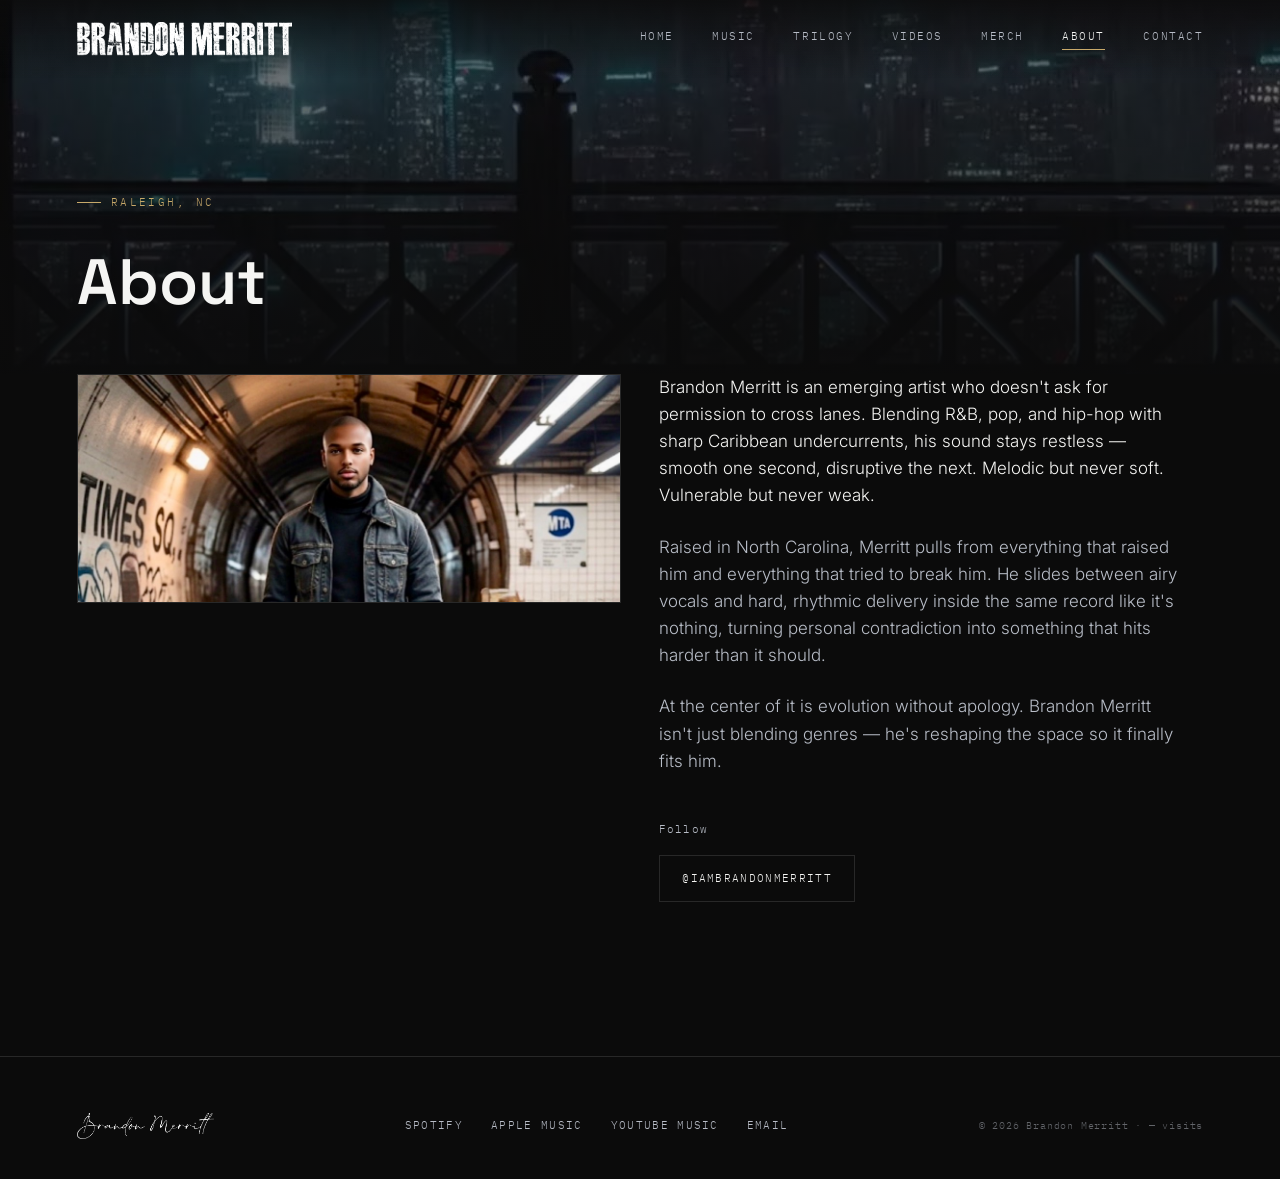
<file: about.html>
<!DOCTYPE html>
<html lang="en">
<head>
<meta charset="UTF-8">
<meta name="viewport" content="width=device-width, initial-scale=1.0">
<title>About — Brandon Merritt</title>
<meta name="description" content="About Brandon Merritt — R&B, pop, and hip-hop artist from Raleigh, NC.">
<link rel="stylesheet" href="style.css">
</head>
<body>

<nav class="site-nav">
  <a href="index.html" class="nav-mark"><img src="images/logo-header.png" alt="Brandon Merritt"></a>
  <button class="nav-toggle" aria-label="Toggle menu">Menu</button>
  <div class="nav-links">
    <a href="index.html">Home</a>
    <a href="music.html">Music</a>
    <a href="trilogy.html">Trilogy</a>
    <a href="videos.html">Videos</a>
    <a href="merch.html">Merch</a>
    <a href="about.html" class="active">About</a>
    <a href="contact.html">Contact</a>
  </div>
</nav>

<div class="page-header">
  <div class="page-header-bg">
    <video src="images/hero-loop.mp4" poster="images/hero-poster.jpg" autoplay muted loop playsinline></video>
  </div>
  <div class="eyebrow">Raleigh, NC</div>
  <h1>About</h1>
</div>

<section style="padding-top:0;">
  <div class="grid grid-2" style="align-items:start;">
    <img src="images/act-1-visuals.jpg" alt="Brandon Merritt" class="reveal" style="width:100%; display:block; border:1px solid var(--line);">
    <div class="reveal">
      <p style="font-size:17px; color:var(--white); max-width:52ch;">
        Brandon Merritt is an emerging artist who doesn't ask for permission to cross lanes. Blending R&amp;B, pop, and hip-hop with sharp Caribbean undercurrents, his sound stays restless — smooth one second, disruptive the next. Melodic but never soft. Vulnerable but never weak.
      </p>
      <p style="font-size:17px; color:var(--silver); max-width:52ch; margin-top:24px;">
        Raised in North Carolina, Merritt pulls from everything that raised him and everything that tried to break him. He slides between airy vocals and hard, rhythmic delivery inside the same record like it's nothing, turning personal contradiction into something that hits harder than it should.
      </p>
      <p style="font-size:17px; color:var(--silver); max-width:52ch; margin-top:24px;">
        At the center of it is evolution without apology. Brandon Merritt isn't just blending genres — he's reshaping the space so it finally fits him.
      </p>

      <div style="margin-top:40px;">
        <span class="mono-tag">Follow</span>
        <div class="platforms" style="margin-top:14px;">
          <a class="platform-btn" href="https://instagram.com/iambrandonmerritt" target="_blank" rel="noopener">@iambrandonMerritt</a>
        </div>
      </div>
    </div>
  </div>
</section>

<footer>
  <div class="footer-mark"><img src="images/logo-footer.png" alt="Brandon Merritt"></div>
  <div class="footer-links">
    <a href="https://open.spotify.com/artist/4Yl97Nqa8KwCXG2EHXPrlX" target="_blank" rel="noopener">Spotify</a>
    <a href="https://music.apple.com/us/artist/brandon-merritt/1894566115" target="_blank" rel="noopener">Apple Music</a>
    <a href="https://music.youtube.com/@iambrandonmerritt" target="_blank" rel="noopener">YouTube Music</a>
    <a href="mailto:iambrandonmerritt@gmail.com">Email</a>
  </div>
  <div class="footer-meta">© 2026 Brandon Merritt · <span data-hit-counter>—</span> visits</div>
</footer>

<script src="script.js"></script>
</body>
</html>
</file>
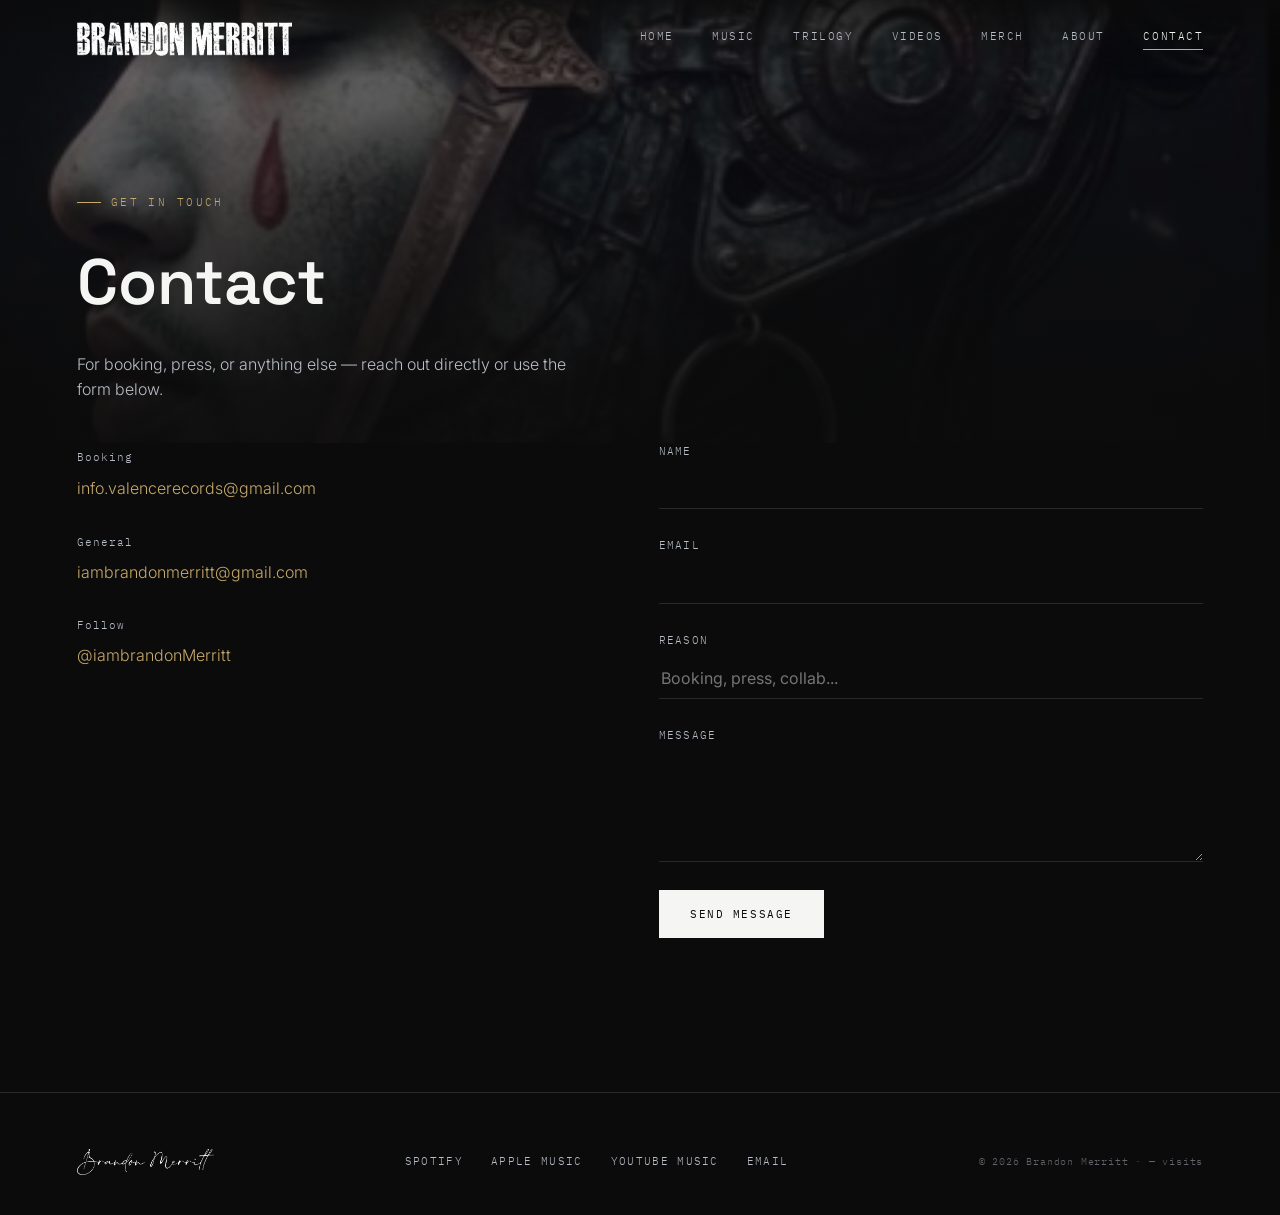
<file: contact.html>
<!DOCTYPE html>
<html lang="en">
<head>
<meta charset="UTF-8">
<meta name="viewport" content="width=device-width, initial-scale=1.0">
<title>Contact — Brandon Merritt</title>
<meta name="description" content="Booking and contact for Brandon Merritt.">
<link rel="stylesheet" href="style.css">
</head>
<body>

<nav class="site-nav">
  <a href="index.html" class="nav-mark"><img src="images/logo-header.png" alt="Brandon Merritt"></a>
  <button class="nav-toggle" aria-label="Toggle menu">Menu</button>
  <div class="nav-links">
    <a href="index.html">Home</a>
    <a href="music.html">Music</a>
    <a href="trilogy.html">Trilogy</a>
    <a href="videos.html">Videos</a>
    <a href="merch.html">Merch</a>
    <a href="about.html">About</a>
    <a href="contact.html" class="active">Contact</a>
  </div>
</nav>

<div class="page-header">
  <div class="page-header-bg">
    <video src="images/contact-bg.mp4" poster="images/contact-bg-poster.jpg" autoplay muted loop playsinline></video>
  </div>
  <div class="eyebrow">Get In Touch</div>
  <h1>Contact</h1>
  <p>For booking, press, or anything else — reach out directly or use the form below.</p>
</div>

<section style="padding-top:0;">
  <div class="grid grid-2">
    <div class="reveal">
      <span class="mono-tag">Booking</span>
      <p style="margin-top:8px;"><a href="mailto:info.valencerecords@gmail.com" style="color:var(--gold);">info.valencerecords@gmail.com</a></p>

      <span class="mono-tag" style="display:block; margin-top:32px;">General</span>
      <p style="margin-top:8px;"><a href="mailto:iambrandonmerritt@gmail.com" style="color:var(--gold);">iambrandonmerritt@gmail.com</a></p>

      <span class="mono-tag" style="display:block; margin-top:32px;">Follow</span>
      <p style="margin-top:8px;"><a href="https://instagram.com/iambrandonmerritt" target="_blank" rel="noopener" style="color:var(--gold);">@iambrandonMerritt</a></p>
    </div>

    <!--
      Swap-in note: this is a static site (GitHub Pages), so the form needs a
      form-handling service to actually deliver submissions. Free options that
      need zero server maintenance: Formspree (formspree.io) or Getform.io —
      sign up, drop the endpoint they give you into the action="" below, done.
      Until that's wired up, this form won't send anywhere.
    -->
    <form class="reveal" action="https://formspree.io/f/REPLACE_WITH_YOUR_FORM_ID" method="POST">
      <div class="form-row">
        <label for="name">Name</label>
        <input type="text" id="name" name="name" required>
      </div>
      <div class="form-row">
        <label for="email">Email</label>
        <input type="email" id="email" name="email" required>
      </div>
      <div class="form-row">
        <label for="reason">Reason</label>
        <input type="text" id="reason" name="reason" placeholder="Booking, press, collab...">
      </div>
      <div class="form-row">
        <label for="message">Message</label>
        <textarea id="message" name="message" required></textarea>
      </div>
      <button type="submit" class="btn btn-primary">Send Message</button>
    </form>
  </div>
</section>

<footer>
  <div class="footer-mark"><img src="images/logo-footer.png" alt="Brandon Merritt"></div>
  <div class="footer-links">
    <a href="https://open.spotify.com/artist/4Yl97Nqa8KwCXG2EHXPrlX" target="_blank" rel="noopener">Spotify</a>
    <a href="https://music.apple.com/us/artist/brandon-merritt/1894566115" target="_blank" rel="noopener">Apple Music</a>
    <a href="https://music.youtube.com/@iambrandonmerritt" target="_blank" rel="noopener">YouTube Music</a>
    <a href="mailto:iambrandonmerritt@gmail.com">Email</a>
  </div>
  <div class="footer-meta">© 2026 Brandon Merritt · <span data-hit-counter>—</span> visits</div>
</footer>

<script src="script.js"></script>
</body>
</html>
</file>
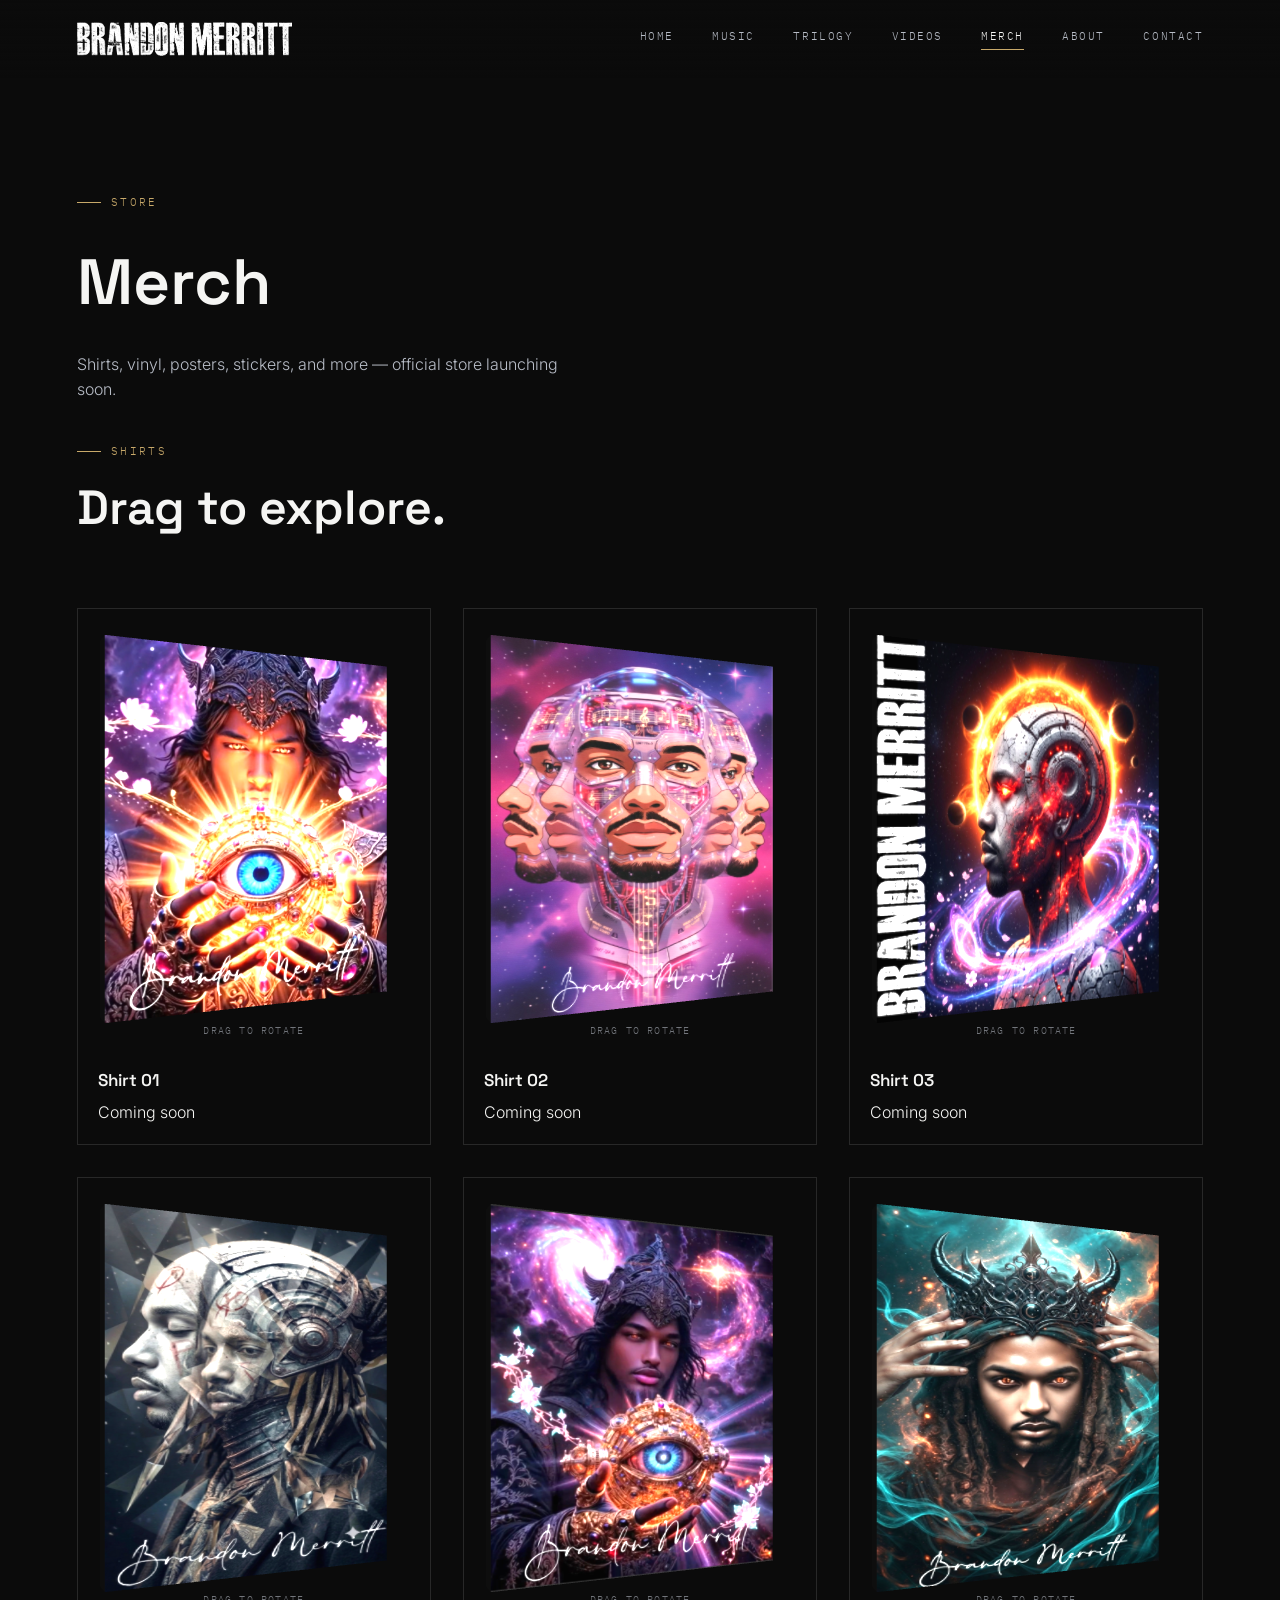
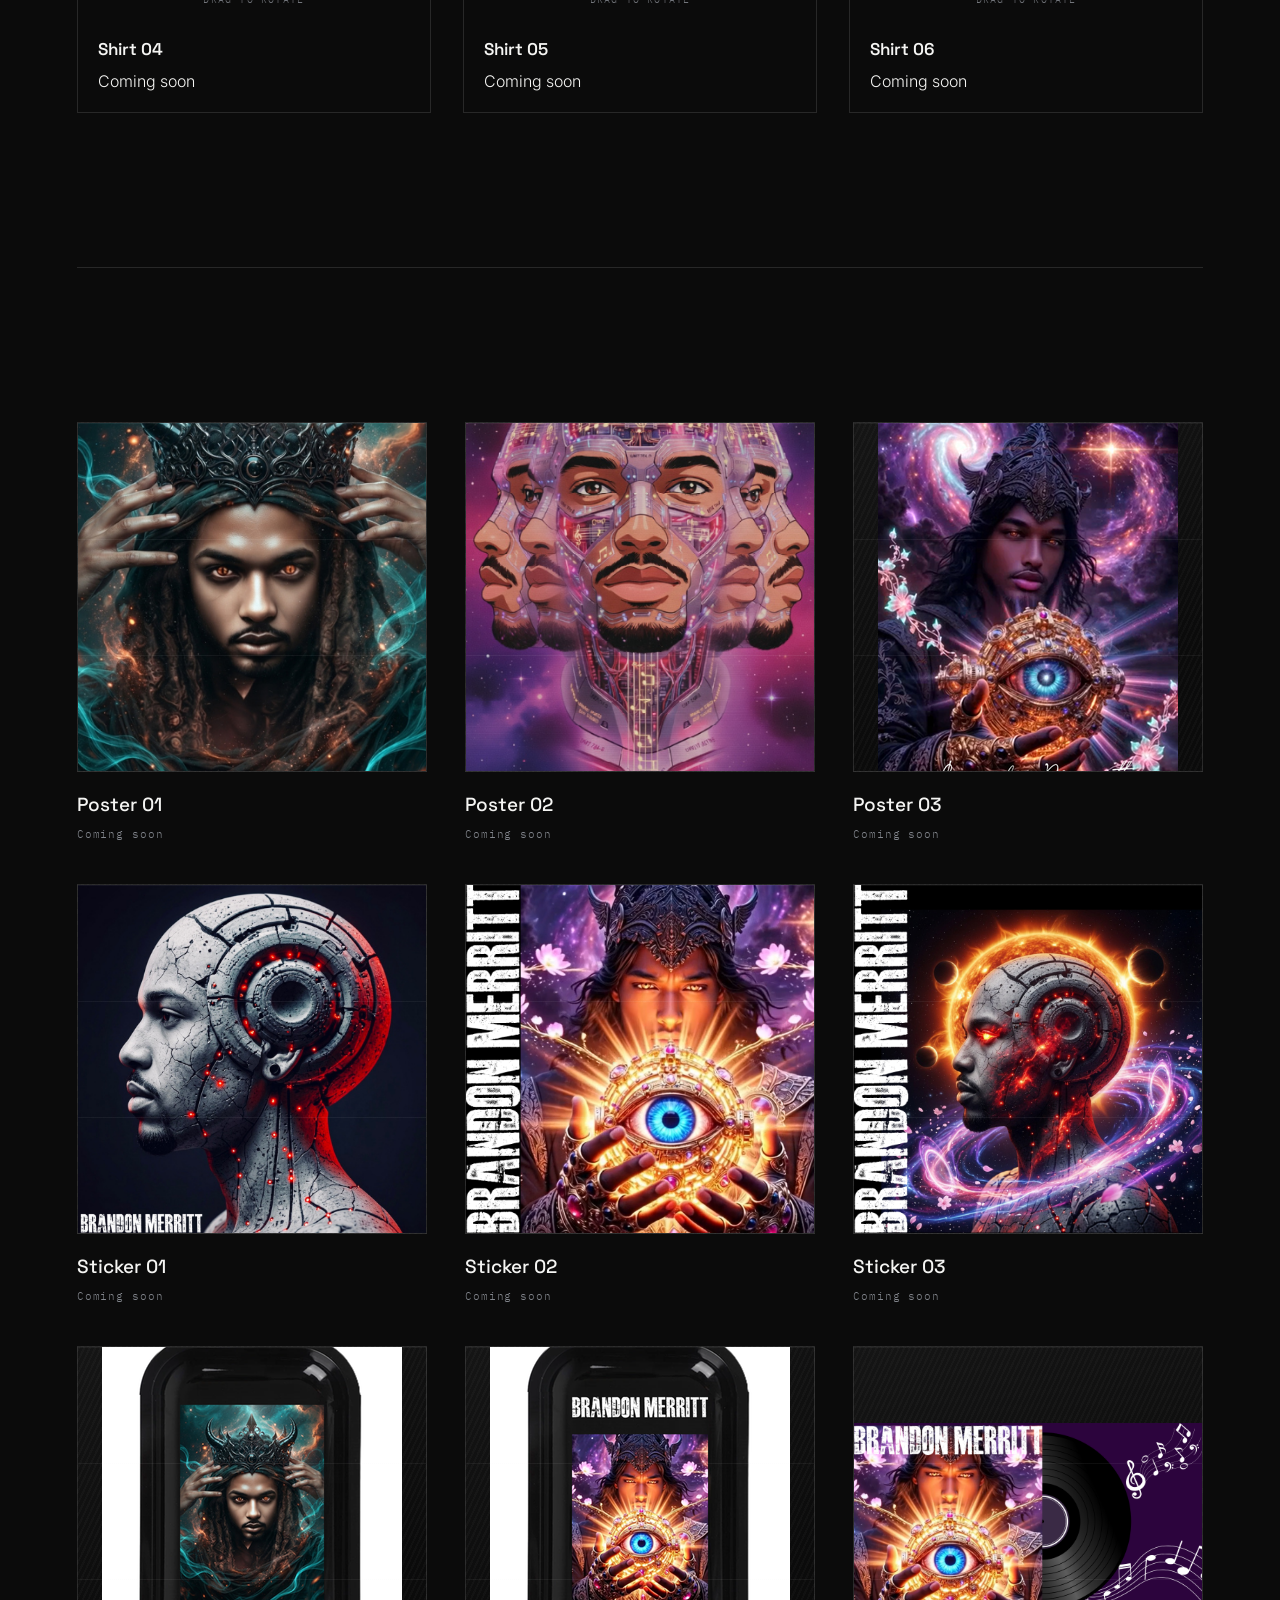
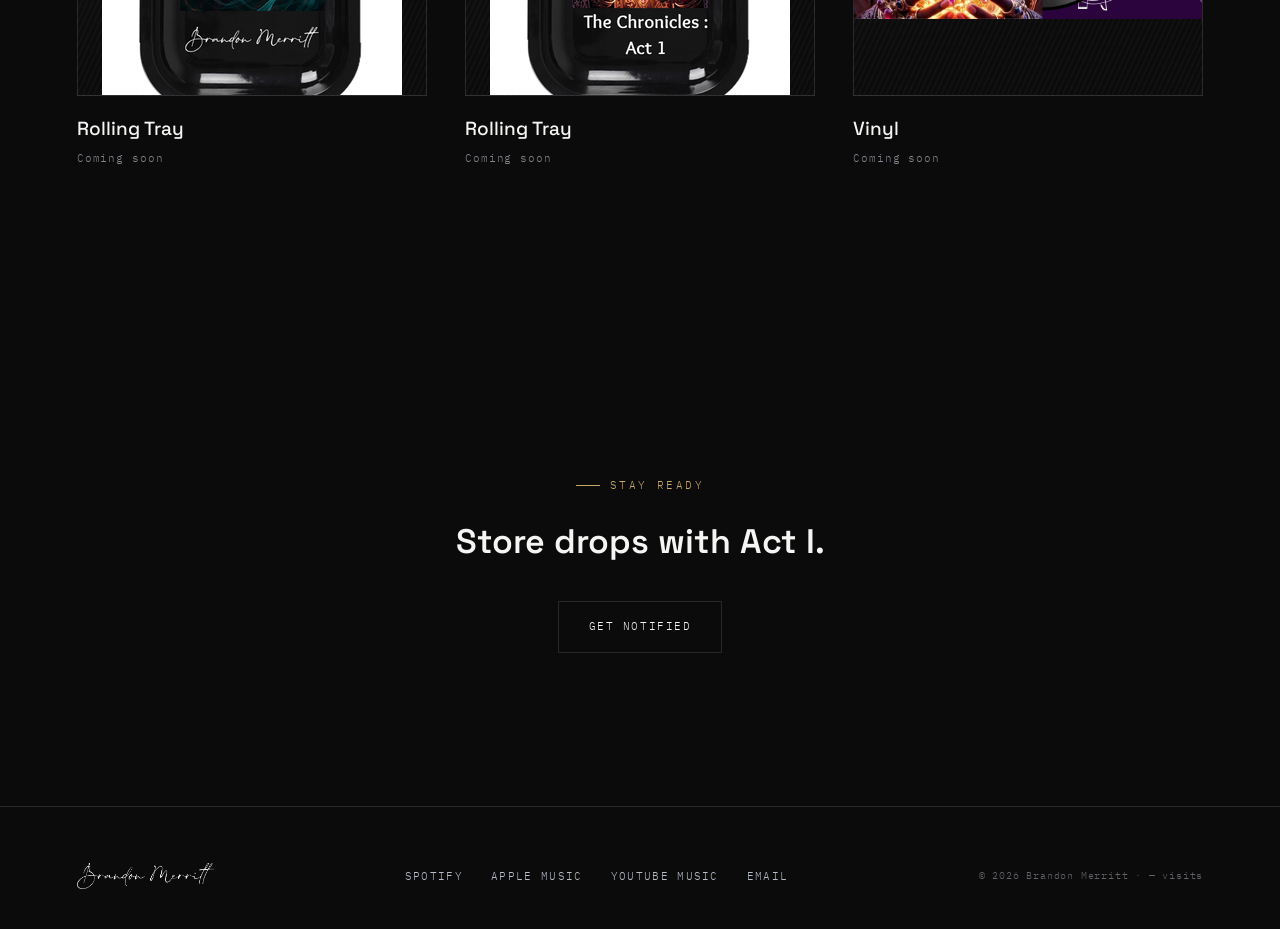
<file: merch.html>
<!DOCTYPE html>
<html lang="en">
<head>
<meta charset="UTF-8">
<meta name="viewport" content="width=device-width, initial-scale=1.0">
<title>Merch — Brandon Merritt</title>
<meta name="description" content="Official Brandon Merritt merch — shirts, vinyl, posters, and more.">
<link rel="stylesheet" href="style.css">
</head>
<body>

<nav class="site-nav">
  <a href="index.html" class="nav-mark"><img src="images/logo-header.png" alt="Brandon Merritt"></a>
  <button class="nav-toggle" aria-label="Toggle menu">Menu</button>
  <div class="nav-links">
    <a href="index.html">Home</a>
    <a href="music.html">Music</a>
    <a href="trilogy.html">Trilogy</a>
    <a href="videos.html">Videos</a>
    <a href="merch.html" class="active">Merch</a>
    <a href="about.html">About</a>
    <a href="contact.html">Contact</a>
  </div>
</nav>

<div class="page-header">
  <div class="eyebrow">Store</div>
  <h1>Merch</h1>
  <p>Shirts, vinyl, posters, stickers, and more — official store launching soon.</p>
</div>

<!-- SHIRTS — interactive 3D viewers. Drag each to rotate; shows the front
     design mapped to one face and the shared back design to the opposite
     face. Reusable viewer logic lives in script.js (initShirtViewers). -->
<section style="padding-top:0;">
  <div class="section-head reveal">
    <div class="eyebrow">Shirts</div>
    <h2>Drag to explore.</h2>
  </div>
  <div class="shirt-grid">

    <div class="shirt-card reveal">
      <div class="shirt-viewer" data-shirt-viewer data-front="images/shirt-1-front.jpg" data-back="images/shirt-back.jpg">
        <span class="shirt-hint">Drag to rotate</span>
      </div>
      <div class="shirt-card-body"><h3>Shirt 01</h3><span class="meta">Coming soon</span></div>
    </div>

    <div class="shirt-card reveal">
      <div class="shirt-viewer" data-shirt-viewer data-front="images/shirt-2-front.jpg" data-back="images/shirt-back.jpg">
        <span class="shirt-hint">Drag to rotate</span>
      </div>
      <div class="shirt-card-body"><h3>Shirt 02</h3><span class="meta">Coming soon</span></div>
    </div>

    <div class="shirt-card reveal">
      <div class="shirt-viewer" data-shirt-viewer data-front="images/shirt-3-front.jpg" data-back="images/shirt-back.jpg">
        <span class="shirt-hint">Drag to rotate</span>
      </div>
      <div class="shirt-card-body"><h3>Shirt 03</h3><span class="meta">Coming soon</span></div>
    </div>

    <div class="shirt-card reveal">
      <div class="shirt-viewer" data-shirt-viewer data-front="images/shirt-4-front.jpg" data-back="images/shirt-back.jpg">
        <span class="shirt-hint">Drag to rotate</span>
      </div>
      <div class="shirt-card-body"><h3>Shirt 04</h3><span class="meta">Coming soon</span></div>
    </div>

    <div class="shirt-card reveal">
      <div class="shirt-viewer" data-shirt-viewer data-front="images/shirt-5-front.jpg" data-back="images/shirt-back.jpg">
        <span class="shirt-hint">Drag to rotate</span>
      </div>
      <div class="shirt-card-body"><h3>Shirt 05</h3><span class="meta">Coming soon</span></div>
    </div>

    <div class="shirt-card reveal">
      <div class="shirt-viewer" data-shirt-viewer data-front="images/shirt-6-front.jpg" data-back="images/shirt-back.jpg">
        <span class="shirt-hint">Drag to rotate</span>
      </div>
      <div class="shirt-card-body"><h3>Shirt 06</h3><span class="meta">Coming soon</span></div>
    </div>

  </div>
</section>

<hr class="divider" style="margin:0 var(--edge);">

<!-- MERCH GRID
     Swap-in note: once the store is built, replace each .placeholder.square
     with <img src="images/merch-shirt.jpg" alt="..."> (name per item) and
     link the .card to a real product/checkout page. Duplicate per item. -->
<section>
  <div class="grid grid-3">

    <div class="card reveal">
      <div class="placeholder square"><img src="images/poster-1.png" alt="..."><div class="ring"></div></div>
      <div><h3>Poster 01</h3><span class="meta">Coming soon</span></div>
    </div>

    <div class="card reveal">
      <div class="placeholder square"><img src="images/poster-2.png" alt="..."><div class="ring"></div></div>
     <div><h3>Poster 02</h3><span class="meta">Coming soon</span></div>
    </div>

    <div class="card reveal">
      <div class="placeholder square"><img src="images/poster-3.png" alt="..."><div class="ring"></div></div>
      <div><h3>Poster 03</h3><span class="meta">Coming soon</span></div>
    </div>

    <div class="card reveal">
      <div class="placeholder square"><img src="images/sticker-1.png" alt="..."><div class="ring"></div></div>
      <div><h3>Sticker 01</h3><span class="meta">Coming soon</span></div>
    </div>

 <div class="card reveal">
      <div class="placeholder square"><img src="images/sticker-2.png" alt="..."><div class="ring"></div></div>
      <div><h3>Sticker 02</h3><span class="meta">Coming soon</span></div>
    </div>

 <div class="card reveal">
      <div class="placeholder square"><img src="images/sticker-3.png" alt="..."><div class="ring"></div></div>
      <div><h3>Sticker 03</h3><span class="meta">Coming soon</span></div>
    </div>

 <div class="card reveal">
      <div class="placeholder square"><img src="images/rolling-tray-1.png" alt="..."><div class="ring"></div></div>
      <div><h3>Rolling Tray</h3><span class="meta">Coming soon</span></div>
    </div>

 <div class="card reveal">
      <div class="placeholder square"><img src="images/rolling-tray-2.png" alt="..."><div class="ring"></div></div>
      <div><h3>Rolling Tray</h3><span class="meta">Coming soon</span></div>
    </div>

 <div class="card reveal">
      <div class="placeholder square"><img src="images/vinyl.png" alt="..."><div class="ring"></div></div>
      <div><h3>Vinyl</h3><span class="meta">Coming soon</span></div>
    </div>


  </div>
</section>

<section style="text-align:center;">
  <div class="reveal">
    <div class="eyebrow" style="justify-content:center;">Stay Ready</div>
    <h2 style="font-family:var(--display); font-weight:600; font-size:clamp(24px,3vw,34px);">Store drops with Act I.</h2>
    <div style="margin-top:32px;">
      <a href="contact.html" class="btn btn-ghost">Get Notified</a>
    </div>
  </div>
</section>

<footer>
  <div class="footer-mark"><img src="images/logo-footer.png" alt="Brandon Merritt"></div>
  <div class="footer-links">
    <a href="https://open.spotify.com/artist/4Yl97Nqa8KwCXG2EHXPrlX" target="_blank" rel="noopener">Spotify</a>
    <a href="https://music.apple.com/us/artist/brandon-merritt/1894566115" target="_blank" rel="noopener">Apple Music</a>
    <a href="https://music.youtube.com/@iambrandonmerritt" target="_blank" rel="noopener">YouTube Music</a>
    <a href="mailto:iambrandonmerritt@gmail.com">Email</a>
  </div>
  <div class="footer-meta">© 2026 Brandon Merritt · <span data-hit-counter>—</span> visits</div>
</footer>

<script src="three.min.js"></script>
<script src="script.js"></script>
</body>
</html>
</file>
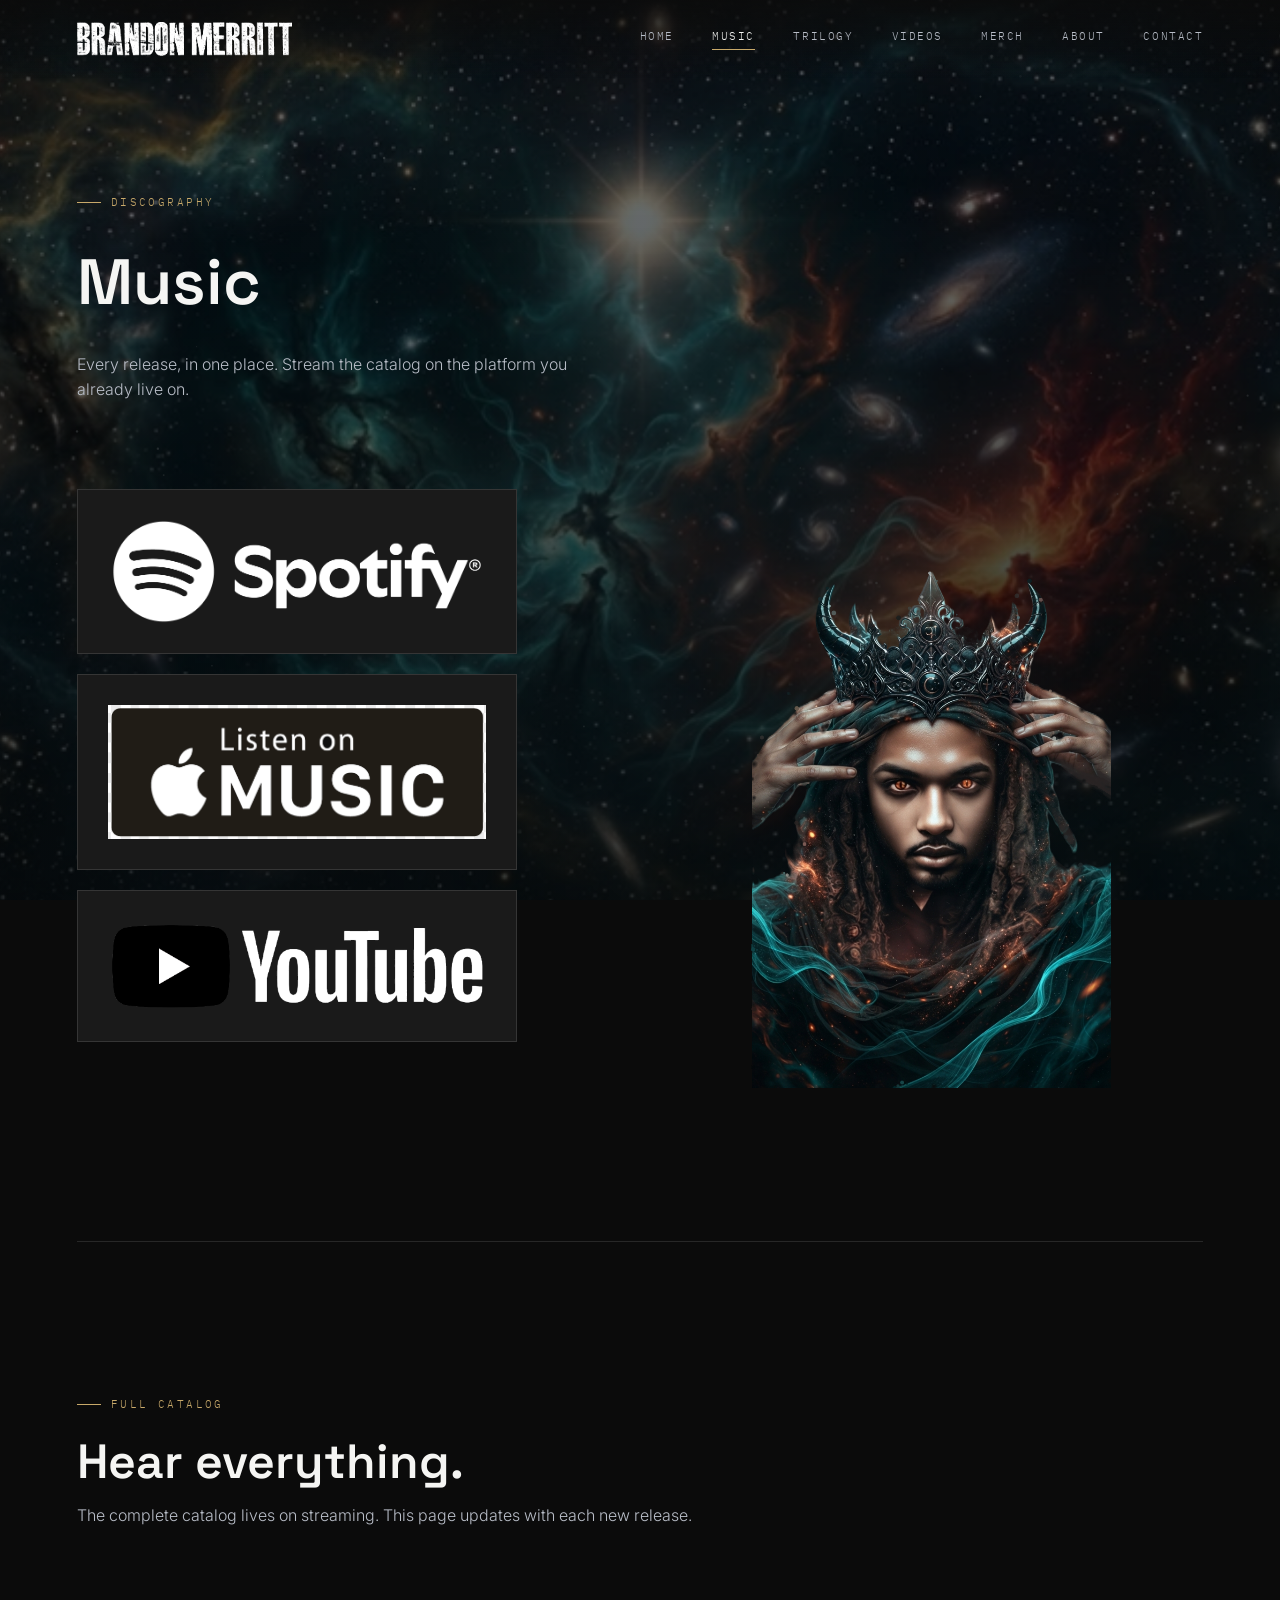
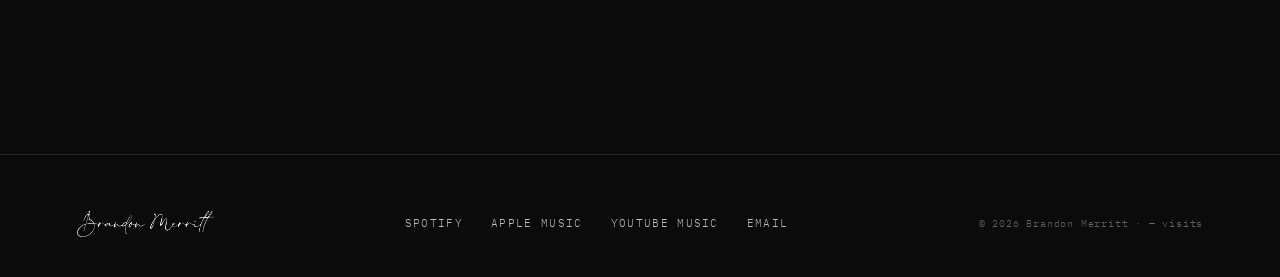
<file: music.html>
<!DOCTYPE html>
<html lang="en">
<head>
<meta charset="UTF-8">
<meta name="viewport" content="width=device-width, initial-scale=1.0">
<title>Music — Brandon Merritt</title>
<meta name="description" content="Stream Brandon Merritt on Spotify, Apple Music, and YouTube Music.">
<link rel="stylesheet" href="style.css">
</head>
<body>

<!-- Ambient animated background — real nebula photo with a slow Ken Burns
     pan/zoom, dark overlay for legibility, and a light star-twinkle canvas
     on top for extra sparkle. See .ambient-bg in style.css / initAmbientStars
     in script.js. -->
<div class="ambient-bg" aria-hidden="true">
  <div class="ambient-bg-photo"></div>
  <canvas id="ambient-stars"></canvas>
</div>

<nav class="site-nav">
  <a href="index.html" class="nav-mark"><img src="images/logo-header.png" alt="Brandon Merritt"></a>
  <button class="nav-toggle" aria-label="Toggle menu">Menu</button>
  <div class="nav-links">
    <a href="index.html">Home</a>
    <a href="music.html" class="active">Music</a>
    <a href="trilogy.html">Trilogy</a>
    <a href="videos.html">Videos</a>
    <a href="merch.html">Merch</a>
    <a href="about.html">About</a>
    <a href="contact.html">Contact</a>
  </div>
</nav>

<div class="page-header">
  <div class="eyebrow">Discography</div>
  <h1>Music</h1>
  <p>Every release, in one place. Stream the catalog on the platform you already live on.</p>
</div>

<section style="padding-top:0;">
  <div class="grid grid-2" style="align-items:center;">
    <div class="platform-links-large reveal">
      <a class="platform-link-large" href="https://open.spotify.com/artist/4Yl97Nqa8KwCXG2EHXPrlX" target="_blank" rel="noopener">
        <img src="images/logo-spotify.png" alt="Listen on Spotify">
      </a>
      <a class="platform-link-large" href="https://music.apple.com/us/artist/brandon-merritt/1894566115" target="_blank" rel="noopener">
        <img src="images/logo-apple-music.png" alt="Listen on Apple Music">
      </a>
      <a class="platform-link-large" href="https://music.youtube.com/@iambrandonmerritt" target="_blank" rel="noopener">
        <img src="images/logo-youtube.png" alt="Listen on YouTube Music">
      </a>
    </div>
    <div class="disintegrate-wrap reveal">
      <canvas class="disintegrate-canvas" data-disintegrate data-src="images/music-visual.jpg" aria-label="Brandon Merritt"></canvas>
    </div>
  </div>
</section>

<hr class="divider" style="margin:0 var(--edge);">

<section>
  <div class="section-head reveal">
    <div class="eyebrow">Full Catalog</div>
    <h2>Hear everything.</h2>
    <p style="color:var(--silver); margin-top:14px;">The complete catalog lives on streaming. This page updates with each new release.</p>
  </div>
</section>

<footer>
  <div class="footer-mark"><img src="images/logo-footer.png" alt="Brandon Merritt"></div>
  <div class="footer-links">
    <a href="https://open.spotify.com/artist/4Yl97Nqa8KwCXG2EHXPrlX" target="_blank" rel="noopener">Spotify</a>
    <a href="https://music.apple.com/us/artist/brandon-merritt/1894566115" target="_blank" rel="noopener">Apple Music</a>
    <a href="https://music.youtube.com/@iambrandonmerritt" target="_blank" rel="noopener">YouTube Music</a>
    <a href="mailto:iambrandonmerritt@gmail.com">Email</a>
  </div>
  <div class="footer-meta">© 2026 Brandon Merritt · <span data-hit-counter>—</span> visits</div>
</footer>

<script src="script.js"></script>
</body>
</html>
</file>
<file: style.css>
/* ==========================================================================
   BRANDON MERRITT — site stylesheet
   Design tokens live at the top. Everything else derives from them.
   ========================================================================== */

@import url('https://fonts.googleapis.com/css2?family=Space+Grotesk:wght@400;500;600;700&family=Inter:wght@300;400;500;600&family=IBM+Plex+Mono:wght@400;500&display=swap');

:root{
  /* ---- brand colors ---- */
  --black:      #0B0B0B;
  --charcoal:   #1A1A1A;
  --white:      #F5F5F3;
  --silver:     #B8BDC7;
  --gold:       #C8A96A;

  --line: rgba(245,245,243,0.12);
  --line-soft: rgba(245,245,243,0.06);

  /* ---- type ---- */
  --display: 'Space Grotesk', 'Inter', sans-serif;
  --body:    'Inter', -apple-system, BlinkMacSystemFont, sans-serif;
  --mono:    'IBM Plex Mono', monospace;

  /* ---- rhythm ---- */
  --edge: clamp(24px, 6vw, 96px);
  --section-pad: clamp(72px, 12vw, 160px);
}

*{ margin:0; padding:0; box-sizing:border-box; }

html{ scroll-behavior:smooth; }
[id]{ scroll-margin-top:100px; }
@media (prefers-reduced-motion: reduce){
  html{ scroll-behavior:auto; }
  *{ animation-duration:0.01ms !important; animation-iteration-count:1 !important; transition-duration:0.01ms !important; }
}

body{
  background:var(--black);
  color:var(--white);
  font-family:var(--body);
  font-weight:300;
  line-height:1.6;
  -webkit-font-smoothing:antialiased;
  overflow-x:hidden;
}

a{ color:inherit; text-decoration:none; }
img,video{ display:block; max-width:100%; }
ul{ list-style:none; }

::selection{ background:var(--gold); color:var(--black); }

/* focus visibility — kept even though we use restrained motion elsewhere */
a:focus-visible, button:focus-visible, input:focus-visible, textarea:focus-visible{
  outline:1px solid var(--gold);
  outline-offset:4px;
}

/* ==========================================================================
   EYEBROWS / TIMECODE — the site's signature: chapter + timecode marks,
   set like a film slate. Used for section labels throughout.
   ========================================================================== */
.eyebrow{
  font-family:var(--mono);
  font-size:11px;
  letter-spacing:0.22em;
  text-transform:uppercase;
  color:var(--gold);
  display:flex;
  align-items:center;
  gap:10px;
  margin-bottom:20px;
}
.eyebrow::before{
  content:'';
  width:24px; height:1px;
  background:var(--gold);
  display:inline-block;
}
.timecode{
  font-family:var(--mono);
  font-size:11px;
  letter-spacing:0.1em;
  color:var(--silver);
  opacity:0.6;
}

/* ==========================================================================
   NAV
   ========================================================================== */
.site-nav{
  position:fixed; top:0; left:0; right:0; z-index:100;
  display:flex; align-items:center; justify-content:space-between;
  padding:22px var(--edge);
  background:linear-gradient(to bottom, rgba(11,11,11,0.85), transparent);
  transition:background 0.4s ease;
}
.site-nav.scrolled{ background:rgba(11,11,11,0.92); backdrop-filter:blur(10px); border-bottom:1px solid var(--line-soft); }
.nav-mark{
  font-family:var(--display);
  font-weight:600;
  font-size:19px;
  letter-spacing:0.02em;
  display:flex; align-items:center;
}
.nav-mark img{ height:34px; width:auto; display:block; }
.nav-links{ display:flex; gap:clamp(16px,3vw,40px); }
.nav-links a{
  font-family:var(--mono);
  font-size:11px;
  letter-spacing:0.14em;
  text-transform:uppercase;
  color:var(--silver);
  position:relative;
  padding-bottom:4px;
  transition:color 0.25s ease;
}
.nav-links a:hover, .nav-links a.active{ color:var(--white); }
.nav-links a.active::after{
  content:'';
  position:absolute; bottom:0; left:0; right:0; height:1px;
  background:var(--gold);
}
.nav-toggle{ display:none; background:none; border:none; color:var(--white); font-family:var(--mono); font-size:11px; letter-spacing:0.14em; text-transform:uppercase; cursor:pointer; }

@media (max-width:820px){
  .nav-links{
    position:fixed; inset:0 0 0 auto; width:min(78vw,320px);
    background:var(--charcoal); flex-direction:column; justify-content:center;
    gap:28px; padding:0 40px; transform:translateX(100%);
    transition:transform 0.4s ease; border-left:1px solid var(--line);
    z-index:150;
  }
  .nav-links.open{ transform:translateX(0); }
  .nav-toggle{ display:block; z-index:151; position:relative; }
}

/* ==========================================================================
   MEDIA PLACEHOLDER — "leader" treatment for footage/photos not yet in hand.
   Styled like film countdown leader / slate rather than a broken gray box.
   Swap out: replace the .placeholder element with an <img> or <video>.
   ========================================================================== */
.placeholder{
  position:relative;
  background:
    repeating-linear-gradient(115deg, rgba(245,245,243,0.025) 0 2px, transparent 2px 5px),
    linear-gradient(160deg, #151515, #0B0B0B 70%);
  border:1px solid var(--line);
  display:flex; align-items:center; justify-content:center;
  overflow:hidden;
  min-height:220px;
}
.placeholder::before{
  content:'';
  position:absolute; inset:0;
  background:
    linear-gradient(var(--line-soft) 1px, transparent 1px) 0 0/100% 33.33%,
    linear-gradient(var(--line-soft) 1px, transparent 1px) 0 0/100% 33.33%;
  opacity:0.5;
}
.placeholder-label{
  position:relative; z-index:1;
  text-align:center;
  font-family:var(--mono);
  font-size:10px;
  letter-spacing:0.18em;
  text-transform:uppercase;
  color:var(--silver);
  opacity:0.55;
}
.placeholder-label .ring{
  width:34px; height:34px; margin:0 auto 12px;
  border:1px solid var(--silver);
  border-radius:50%;
  position:relative;
  opacity:0.8;
}
.placeholder-label .ring::before, .placeholder-label .ring::after{
  content:'';
  position:absolute; background:var(--silver);
}
.placeholder-label .ring::before{ top:50%; left:50%; width:1px; height:14px; transform:translate(-50%,-100%); }
.placeholder-label .ring::after{ top:50%; left:50%; width:14px; height:1px; transform:translate(-100%,-50%); }

.placeholder.hero-media{ min-height:100vh; }
.placeholder.tall{ min-height:420px; }
.placeholder.wide{ min-height:320px; }
.placeholder.square{ aspect-ratio:1; min-height:0; }

/* Act 1 media — used consistently on Home, Music, and Trilogy so all three
   previews of Act 1 footage/artwork are the same size, regardless of the
   source image/video's native aspect ratio. */
.act1-media{
  width:100%; max-width:360px; aspect-ratio:4/5;
  overflow:hidden; border:1px solid var(--line); background:var(--black);
}
.act1-media img, .act1-media video{ width:100%; height:100%; object-fit:cover; display:block; }

/* large vertical platform link buttons (Music page) */
.platform-links-large{ display:flex; flex-direction:column; gap:20px; max-width:440px; }
.platform-link-large{
  display:flex; align-items:center; justify-content:center;
  border:1px solid var(--line); padding:30px; background:var(--charcoal);
  transition:border-color 0.3s ease, transform 0.3s ease;
}
.platform-link-large:hover{ border-color:var(--gold); transform:translateY(-2px); }
.platform-link-large img{ width:100%; height:auto; display:block; }

/* ==========================================================================
   HERO
   ========================================================================== */
.hero{ position:relative; height:100vh; min-height:640px; display:flex; align-items:flex-end; }
.hero video{ position:absolute; inset:0; width:100%; height:100%; object-fit:cover; z-index:0; }
.hero .placeholder{ position:absolute; inset:0; z-index:0; }

/* temporary hero background gif — see swap-in note in index.html */
.hero-bg{
  position:absolute; inset:0; z-index:0;
  width:100%; height:100%; object-fit:cover;
  background:var(--black);
}
.hero::after{
  content:'';
  position:absolute; inset:0; z-index:1;
  background:linear-gradient(to top, rgba(11,11,11,0.96) 0%, rgba(11,11,11,0.55) 42%, rgba(11,11,11,0.15) 70%, rgba(11,11,11,0.35) 100%);
}
.hero-content{ position:relative; z-index:2; padding:0 var(--edge) clamp(56px,9vw,110px); width:100%; }
.hero-title{
  font-family:var(--display);
  font-weight:600;
  font-size:clamp(40px, 8vw, 96px);
  line-height:1.02;
  letter-spacing:-0.01em;
  max-width:16ch;
}
.hero-sub{
  font-family:var(--body);
  font-weight:300;
  font-size:clamp(15px,1.6vw,19px);
  color:var(--silver);
  margin-top:22px;
  max-width:38ch;
}
.hero-actions{ display:flex; gap:18px; margin-top:44px; flex-wrap:wrap; }

/* buttons */
.btn{
  display:inline-flex; align-items:center; gap:10px;
  font-family:var(--mono); font-size:11px; letter-spacing:0.14em; text-transform:uppercase;
  padding:16px 30px;
  border:1px solid var(--line);
  transition:all 0.3s ease;
  white-space:nowrap;
}
.btn-primary{ background:var(--white); color:var(--black); border-color:var(--white); }
.btn-primary:hover{ background:var(--gold); border-color:var(--gold); }
.btn-ghost{ color:var(--white); }
.btn-ghost:hover{ border-color:var(--gold); color:var(--gold); }

/* ==========================================================================
   SECTIONS / GRID
   ========================================================================== */
section{ padding:var(--section-pad) var(--edge); position:relative; }
.section-head{ max-width:640px; margin-bottom:clamp(40px,6vw,72px); }
.section-head h2{
  font-family:var(--display); font-weight:600;
  font-size:clamp(28px,4vw,48px); line-height:1.15;
}
.divider{ border:none; border-top:1px solid var(--line); }

.grid{ display:grid; gap:clamp(20px,3vw,40px); }
.grid-3{ grid-template-columns:repeat(3,1fr); }
.grid-2{ grid-template-columns:repeat(2,1fr); }
@media (max-width:900px){ .grid-3{ grid-template-columns:1fr; } .grid-2{ grid-template-columns:1fr; } }

/* reveal-on-scroll */
.reveal{ opacity:0; transform:translateY(24px); transition:opacity 0.8s ease, transform 0.8s ease; }
.reveal.in{ opacity:1; transform:none; }

/* ==========================================================================
   FOOTER
   ========================================================================== */
footer{
  padding:56px var(--edge) 40px;
  border-top:1px solid var(--line);
  display:flex; flex-wrap:wrap; gap:24px;
  align-items:center; justify-content:space-between;
}
.footer-mark{ display:flex; align-items:center; }
.footer-mark img{ height:26px; width:auto; display:block; }
.footer-links{ display:flex; gap:28px; flex-wrap:wrap; }
.footer-links a{ font-family:var(--mono); font-size:11px; letter-spacing:0.12em; text-transform:uppercase; color:var(--silver); }
.footer-links a:hover{ color:var(--gold); }
.footer-meta{ font-family:var(--mono); font-size:10px; color:var(--silver); opacity:0.5; letter-spacing:0.08em; }

/* ==========================================================================
   PAGE HEADER (interior pages)
   ========================================================================== */
.page-header{ position:relative; padding:calc(var(--section-pad) + 40px) var(--edge) 40px; overflow:hidden; }
.page-header-bg{ position:absolute; inset:0; z-index:0; }
.page-header-bg video, .page-header-bg img{ width:100%; height:100%; object-fit:cover; display:block; }
.page-header-bg::after{
  content:''; position:absolute; inset:0;
  background:linear-gradient(180deg, rgba(11,11,11,0.45) 0%, rgba(11,11,11,0.94) 88%);
}
.page-header .eyebrow, .page-header h1, .page-header p{ position:relative; z-index:1; }
.page-header h1{
  font-family:var(--display); font-weight:600;
  font-size:clamp(36px,6vw,64px);
}
.page-header p{ color:var(--silver); max-width:52ch; margin-top:18px; }

/* interior pages with a background gif — same client-provided placeholder
   approach as the home hero, one image per page (see swap-in notes per file) */
.page-header.has-media{
  overflow:hidden;
  min-height:52vh;
  display:flex;
  flex-direction:column;
  justify-content:flex-end;
}
.page-header-bg{
  position:absolute; inset:0; z-index:0;
  width:100%; height:100%; object-fit:cover;
  background:var(--black);
}
.page-header.has-media::after{
  content:'';
  position:absolute; inset:0; z-index:1;
  background:linear-gradient(to top, rgba(11,11,11,0.96) 0%, rgba(11,11,11,0.6) 45%, rgba(11,11,11,0.2) 75%, rgba(11,11,11,0.4) 100%);
}
.page-header.has-media > *:not(.page-header-bg){ position:relative; z-index:2; }

/* ==========================================================================
   CARDS — track / video / merch
   ========================================================================== */
.card{ display:flex; flex-direction:column; gap:18px; }
.card h3{ font-family:var(--display); font-weight:500; font-size:19px; }
.card .meta{ font-family:var(--mono); font-size:11px; letter-spacing:0.08em; color:var(--silver); opacity:0.7; }
.card p{ color:var(--silver); font-size:14px; }
.card a.card-link{ font-family:var(--mono); font-size:11px; letter-spacing:0.12em; text-transform:uppercase; color:var(--gold); }
.card a.card-link:hover{ text-decoration:underline; }

/* platform row */
.platforms{ display:flex; flex-wrap:wrap; gap:14px; }
.platform-btn{
  font-family:var(--mono); font-size:11px; letter-spacing:0.12em; text-transform:uppercase;
  border:1px solid var(--line); padding:14px 22px;
  transition:all 0.3s ease;
}
.platform-btn:hover{ border-color:var(--gold); color:var(--gold); }

/* trilogy act blocks */
.act{
  display:grid; grid-template-columns:120px 1fr; gap:clamp(20px,4vw,56px);
  padding:48px 0; border-top:1px solid var(--line);
}
.act:last-child{ border-bottom:1px solid var(--line); }
.act-num{ font-family:var(--mono); font-size:13px; color:var(--gold); letter-spacing:0.1em; }
.act-num span{ display:block; font-family:var(--display); font-weight:700; font-size:44px; color:var(--white); margin-top:6px; }
.act.locked .act-num span, .act.locked h3{ opacity:0.3; }
.act h3{ font-family:var(--display); font-weight:600; font-size:clamp(24px,3vw,34px); margin-bottom:12px; }
.act .status{ font-family:var(--mono); font-size:10px; letter-spacing:0.14em; text-transform:uppercase; color:var(--gold); margin-bottom:14px; display:inline-block; }
.act.locked .status{ color:var(--silver); opacity:0.6; }
.act p{ color:var(--silver); max-width:58ch; }
@media (max-width:700px){ .act{ grid-template-columns:1fr; } }

/* contact form */
.form-row{ display:flex; flex-direction:column; gap:8px; margin-bottom:28px; }
.form-row label{ font-family:var(--mono); font-size:11px; letter-spacing:0.1em; text-transform:uppercase; color:var(--silver); }
.form-row input, .form-row textarea{
  background:transparent; border:none; border-bottom:1px solid var(--line);
  color:var(--white); font-family:var(--body); font-size:16px; padding:10px 2px;
}
.form-row input:focus, .form-row textarea:focus{ outline:none; border-color:var(--gold); }
.form-row textarea{ resize:vertical; min-height:110px; }

/* misc */
.mono-tag{ font-family:var(--mono); font-size:11px; letter-spacing:0.1em; color:var(--silver); }
.text-gold{ color:var(--gold); }

/* rotating 3D shirt viewers — Merch page */
.shirt-grid{ display:grid; grid-template-columns:repeat(3,1fr); gap:clamp(20px,3vw,32px); }
@media (max-width:900px){ .shirt-grid{ grid-template-columns:1fr; } }
.shirt-card{ border:1px solid var(--line); }
.shirt-viewer{ width:100%; aspect-ratio:4/5; background:#0B0B0B; position:relative; }
.shirt-viewer canvas{ display:block; width:100% !important; height:100% !important; cursor:grab; }
.shirt-viewer:active canvas{ cursor:grabbing; }
.shirt-hint{
  position:absolute; bottom:10px; left:50%; transform:translateX(-50%);
  font-family:var(--mono); font-size:10px; letter-spacing:0.12em; text-transform:uppercase;
  color:var(--silver); opacity:0.6; pointer-events:none;
}
.shirt-card-body{ padding:18px 20px; }
.shirt-card-body h3{ font-family:var(--display); font-weight:600; font-size:17px; margin-bottom:6px; }

/* ambient background — Music page. Real nebula photo with a slow Ken Burns
   pan/zoom for continuous subtle motion, dark overlay for legibility, and a
   light star-twinkle canvas layered on top for extra sparkle. */
.ambient-bg{
  position:fixed; inset:0; z-index:-1; overflow:hidden;
  background:#03090b;
}
.ambient-bg-photo{
  position:absolute; inset:-5%; width:110%; height:110%;
  background-image:url('images/music-background.jpg');
  background-size:cover; background-position:center;
  animation:ambient-kenburns 50s ease-in-out infinite alternate;
  will-change:transform;
}
.ambient-bg::after{
  content:''; position:absolute; inset:0;
  background:linear-gradient(180deg, rgba(3,9,11,0.55) 0%, rgba(3,9,11,0.82) 100%);
}
@keyframes ambient-kenburns{
  0%{ transform:translate(0,0) scale(1); }
  100%{ transform:translate(-3%,-2%) scale(1.12); }
}
@media (prefers-reduced-motion: reduce){ .ambient-bg-photo{ animation:none; } }

#ambient-stars{ position:absolute; inset:0; width:100%; height:100%; opacity:0.6; }

/* disintegrating character canvas — drifts independently of the background,
   with particles continuously breaking off the edges and fading (see
   initDisintegrationEffect in script.js) */
.disintegrate-canvas{ display:block; width:100%; height:auto; }
.disintegrate-wrap{ width:100%; max-width:360px; justify-self:center; }
</file>
